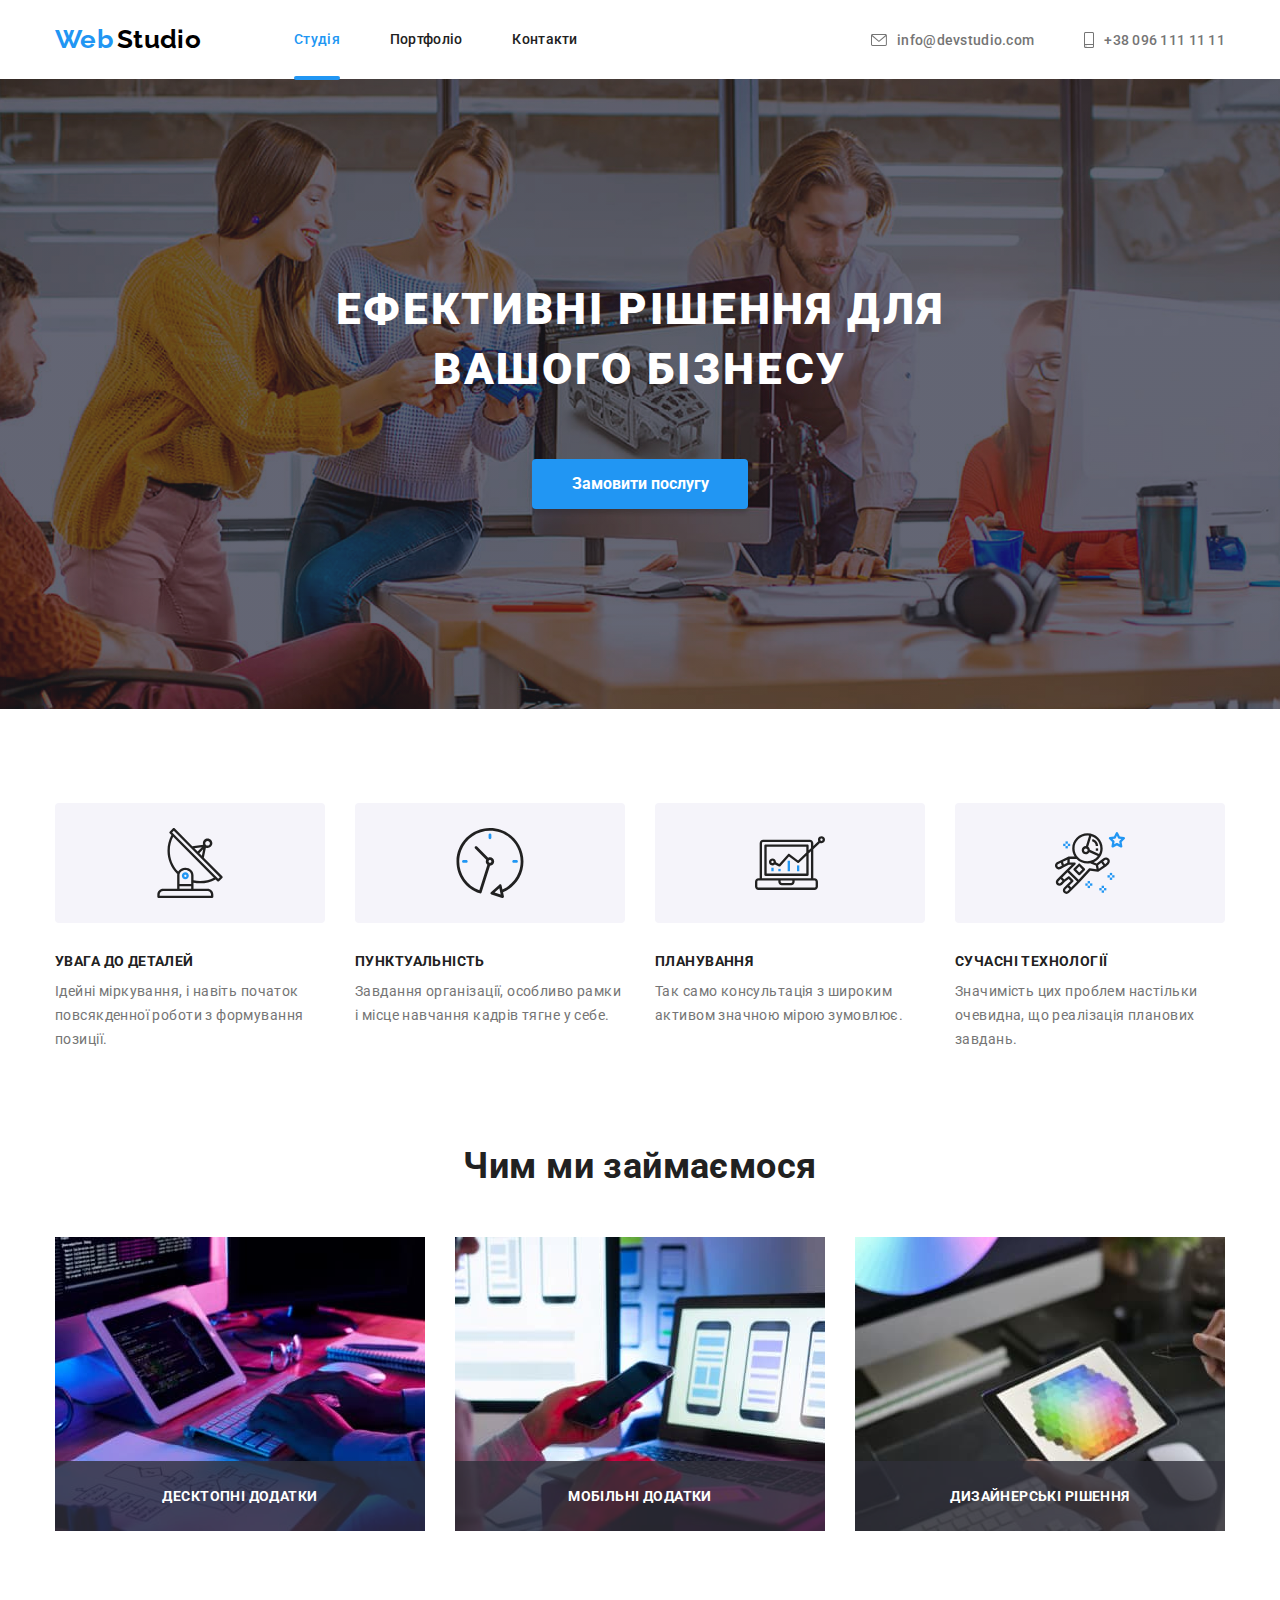
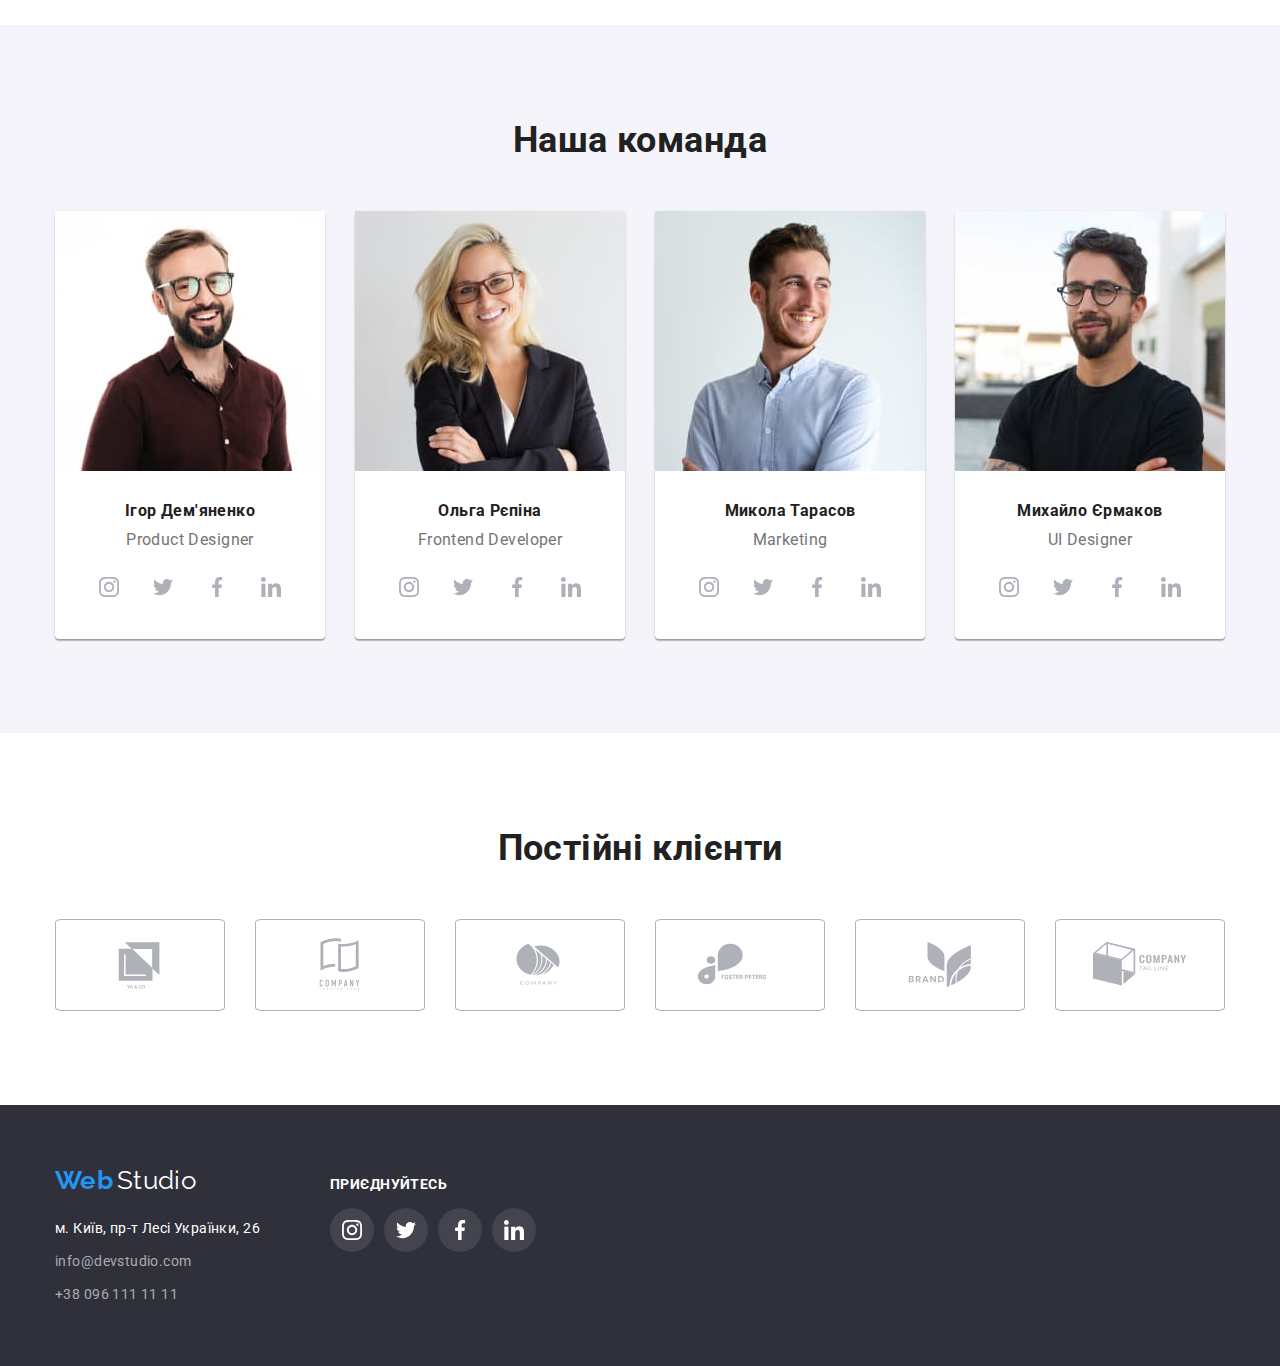
<file: index.html>
<!DOCTYPE html>
<html lang="uk">

<head>
    <meta charset="UTF-8">
    <meta http-equiv="X-UA-Compatible" content="IE=edge">
    <meta name="viewport" content="width=device-width, initial-scale=1.0">
    <title>Студія</title>
    <link rel="preconnect" href="https://fonts.googleapis.com">
    <link rel="preconnect" href="https://fonts.gstatic.com" crossorigin>
    <link
        href="https://fonts.googleapis.com/css2?family=Raleway:wght@700&family=Roboto:wght@400;500;700;900&display=swap"
        rel="stylesheet">
    <link rel="stylesheet"
        href="https://cdnjs.cloudflare.com/ajax/libs/modern-normalize/1.1.0/modern-normalize.min.css" />
    <link rel="stylesheet" href="./css/styles.css">

<body class="body">
    <!--Header-->
    <header class="page-header">

        <div class="container header">
            <nav class="header-nav">
                <a class="header-logo link" href="./index.html">
                    <span class="logo-web">Web</span>
                    <span class="logo-studio">Studio</span></a>
                <ul class="nav-list list">
                    <li class="item active-page">
                        <a class="header-list-link current link" href="./index.html">Студія</a>
                    </li>
                    <li class="item">
                        <a class="header-list-link link" href="./portfolio.html">Портфоліо</a>
                    </li>
                    <li class="item">
                        <a class="header-list-link link" href="./index.html">Контакти</a>
                    </li>
                </ul>
            </nav>

            <ul class="auth-nav list">
                <li class="item">

                    <a class="contact-list header-list-link link" href="mailto:info@devstudio.com">
                        <svg class="contact-icon" width="16" height="12">
                            <use class="contact-link" href="./image/icons.svg#icon-mail"></use>
                        </svg>
                        <span>info@devstudio.com</span>
                    </a>
                </li>
                <li class="item">

                    <a class="contact-list link" href="tel:+380961111111">
                        <svg class="contact-icon" width="10" height="16">
                            <use class="contact-link" href="./image/icons.svg#icon-phone"></use>
                        </svg>
                        <span>+38 096 111 11 11</span>
                    </a>
                </li>
            </ul>
        </div>

    </header>
    <!--Main-->
    <main>
        <!-- Hero -->
        <section class="hero">
            <div class="container">
                <h1 class="title-hero">Ефективні рішення для </br> вашого бізнесу</h1>
                <button class="header-button button" type="button" data-modal-open>Замовити послугу</button>
                <div class="modal-backdrop is-hidden" data-modal>
                    <div class="modal">
                        <div class="close-sign" data-modal-close>
                            <svg class="icon-btn" width="18" height="18">
                                <use href="./image/icons.svg#icon-close-btn"></use>
                            </svg>
                        </div>
                    </div>
                </div>
            </div>
        </section>

        <!-- Details -->
        <!-- Spesials -->
        <section class="section about-details">

            <div class="container">
                <h2 class="visually-hidden">Наші особливості</h2>
                <ul class="details-list list">

                    <li class="item">
                        <div class="special-list">
                            <div class="logo-icons">
                                <svg class="logo-icon" width="70" height="70">
                                    <use class="special-icon" href="./image/icons.svg#icon-antenna"></use>
                                </svg>
                            </div>

                            <h3 class="list-title">УВАГА ДО ДЕТАЛЕЙ</h3>
                            <p class="description-details">Ідейні міркування, і навіть початок повсякденної роботи з
                                формування позиції.</p>
                        </div>
                    </li>


                    <li class="item">
                        <div class="special-list">
                            <div class="logo-icons">
                                <svg class="logo-icon" width="70" height="70">
                                    <use class="special-icon" href="./image/icons.svg#icon-clock"></use>
                                </svg>
                            </div>

                            <h3 class="list-title">ПУНКТУАЛЬНІСТЬ</h3>
                            <p class="description-details">Завдання організації, особливо рамки і місце навчання кадрів
                                тягне у
                                себе.</p>
                        </div>
                    </li>

                    <li class="item">
                        <div class="special-list">
                            <div class="logo-icons">
                                <svg class="logo-icon" width="70" height="70">
                                    <use class="special-icon" href="./image/icons.svg#icon-diagram"></use>
                                </svg>
                            </div>

                            <h3 class="list-title">ПЛАНУВАННЯ</h3>
                            <p class="description-details">Так само консультація з широким активом значною мірою
                                зумовлює.
                            </p>
                        </div>
                    </li>

                    <li class="item">
                        <div class="special-list">
                            <div class="logo-icons">
                                <svg class="logo-icon" width="70" height="70">
                                    <use class="special-icon" href="./image/icons.svg#icon-astronaut"></use>
                                </svg>
                            </div>

                            <h3 class="list-title">СУЧАСНІ ТЕХНОЛОГІЇ</h3>
                            <p class="description-details">Значимість цих проблем настільки очевидна, що реалізація
                                планових
                                завдань.</p>
                        </div>
                    </li>

                </ul>
            </div>

        </section>

        <!-- Employment -->
        <section class="section employment">

            <div class="container  ">
                <h2 class="title-about">Чим ми займаємося</h2>
                <ul class="list list-employment">

                    <li class="item">
                        <img src="./image/img1.jpg" alt="Робота з комп'ютером" width="370">
                        <div class="description-employment">
                            <h3 class="employment-text">Десктопні додатки </h3>
                        </div>
                    </li>
                    <li class="item">
                        <img src="./image/img2.jpg" alt="Робота з телефоном" width="370">
                        <div class="description-employment">
                            <h3 class="employment-text">Мобільні додатки</h3>
                        </div>
                    </li>
                    <li class="item">
                        <img src="./image/img3.jpg" alt="Робота з планшетом" width="370">
                        <div class="description-employment">
                            <h3 class="employment-text">Дизайнерські рішення</h3>
                        </div>
                    </li>

                </ul>
            </div>

        </section>

        <!-- Team -->
        <section class="about-team">

            <div class="container">
                <h2 class="title-about-team">Наша команда</h2>
                <ul class="list team-list">
                    <li class="item">
                        <img class="photo-about-team" src="./image/photo1.jpg"
                            alt="Хлопчина в окулярах з бородою, в коричневій сорочці" width="270">

                        <div class="text-team">
                            <h3 class="team-title">Ігор Дем'яненко</h3>
                            <p class="about-team-title" lang="en">Product Designer</p>

                            <ul class="social-icons list">

                                <li class="social-item">
                                    <a href="" class="social-link link">
                                        <svg class="social-icon" width="20" height="20">
                                            <use href="./image/icons.svg#icon-instagram"></use>
                                        </svg>
                                    </a>
                                </li>

                                <li class="social-item">
                                    <a href="" class="social-link link">
                                        <svg class="social-icon" width="20" height="20">
                                            <use href="./image/icons.svg#icon-twitter"></use>
                                        </svg>
                                    </a>
                                </li>

                                <li class="social-item">
                                    <a href="" class="social-link link">
                                        <svg class="social-icon" width="20" height="20">
                                            <use href="./image/icons.svg#icon-facebook"></use>
                                        </svg>
                                    </a>
                                </li>

                                <li class="social-item">
                                    <a href="" class="social-link link">
                                        <svg class="social-icon" width="20" height="20">
                                            <use href="./image/icons.svg#icon-linkedin"></use>
                                        </svg>
                                    </a>
                                </li>
                            </ul>
                        </div>

                    </li>
                    <li class="item">
                        <img class="photo-about-team" src="./image/photo2.jpg"
                            alt="Блондинка в окулярах та чорному жакеті" width="270">

                        <div class="text-team">
                            <h3 class="team-title">Ольга Рєпіна</h3>
                            <p class="about-team-title" lang="en">Frontend Developer</p>

                            <ul class="social-icons list">

                                <li class="social-item">
                                    <a href="" class="social-link link">
                                        <svg class="social-icon" width="20" height="20">
                                            <use href="./image/icons.svg#icon-instagram"></use>
                                        </svg>
                                    </a>
                                </li>

                                <li class="social-item">
                                    <a href="" class="social-link link">
                                        <svg class="social-icon" width="20" height="20">
                                            <use href="./image/icons.svg#icon-twitter"></use>
                                        </svg>
                                    </a>
                                </li>

                                <li class="social-item">
                                    <a href="" class="social-link link">
                                        <svg class="social-icon" width="20" height="20">
                                            <use href="./image/icons.svg#icon-facebook"></use>
                                        </svg>
                                    </a>
                                </li>

                                <li class="social-item">
                                    <a href="" class="social-link link">
                                        <svg class="social-icon" width="20" height="20">
                                            <use href="./image/icons.svg#icon-linkedin"></use>
                                        </svg>
                                    </a>
                                </li>
                            </ul>
                        </div>
                    </li>
                    <li class="item">
                        <img class="photo-about-team" src="./image/photo3.jpg" alt="Усміхнений хлопчина в білій сорочці"
                            width="270">

                        <div class="text-team">
                            <h3 class="team-title">Микола Тарасов</h3>
                            <p class="about-team-title" lang="en">Marketing</p>

                            <ul class="social-icons list">

                                <li class="social-item">
                                    <a href="" class="social-link link">
                                        <svg class="social-icon" width="20" height="20">
                                            <use href="./image/icons.svg#icon-instagram"></use>
                                        </svg>
                                    </a>
                                </li>

                                <li class="social-item">
                                    <a href="" class="social-link link">
                                        <svg class="social-icon" width="20" height="20">
                                            <use href="./image/icons.svg#icon-twitter"></use>
                                        </svg>
                                    </a>
                                </li>

                                <li class="social-item">
                                    <a href="" class="social-link link">
                                        <svg class="social-icon" width="20" height="20">
                                            <use href="./image/icons.svg#icon-facebook"></use>
                                        </svg>
                                    </a>
                                </li>

                                <li class="social-item">
                                    <a href="" class="social-link link">
                                        <svg class="social-icon" width="20" height="20">
                                            <use href="./image/icons.svg#icon-linkedin"></use>
                                        </svg>
                                    </a>
                                </li>
                            </ul>
                        </div>
                    </li>
                    <li class="item">
                        <img class="photo-about-team" src="./image/photo4.jpg"
                            alt="Хлопчина в окулярах та чорній футболці" width="270">

                        <div class="text-team">
                            <h3 class="team-title">Михайло Єрмаков</h3>
                            <p class="about-team-title" lang="en">UI Designer</p>

                            <ul class="social-icons list">

                                <li class="social-item">
                                    <a href="" class="social-link link">
                                        <svg class="social-icon" width="20" height="20">
                                            <use href="./image/icons.svg#icon-instagram"></use>
                                        </svg>
                                    </a>
                                </li>

                                <li class="social-item">
                                    <a href="" class="social-link link">
                                        <svg class="social-icon" width="20" height="20">
                                            <use href="./image/icons.svg#icon-twitter"></use>
                                        </svg>
                                    </a>
                                </li>

                                <li class="social-item">
                                    <a href="" class="social-link link">
                                        <svg class="social-icon" width="20" height="20">
                                            <use href="./image/icons.svg#icon-facebook"></use>
                                        </svg>
                                    </a>
                                </li>

                                <li class="social-item">
                                    <a href="" class="social-link link">
                                        <svg class="social-icon" width="20" height="20">
                                            <use href="./image/icons.svg#icon-linkedin"></use>
                                        </svg>
                                    </a>
                                </li>
                            </ul>
                        </div>
                    </li>
                </ul>
            </div>

        </section>

        <!-- Clients -->
        <section class="clients">
            <div class="container clients-icons ">

                <h2 class="client-title">Постійні клієнти</h2>

                <ul class="client-list list">

                    <li class="client-item">
                        <a href="" class="client-link link">
                            <svg class="client-icon" width="106" height="60">
                                <use href="./image/icons.svg#icon-ya-co"></use>
                            </svg>
                        </a>
                    </li>

                    <li class="client-item">
                        <a href="" class="client-link link">
                            <svg class="client-icon" width="106" height="60">
                                <use href="./image/icons.svg#icon-tagline-here"></use>
                            </svg>
                        </a>
                    </li>

                    <li class="client-item">
                        <a href="" class="client-link link">
                            <svg class="client-icon" width="106" height="60">
                                <use href="./image/icons.svg#icon-company"></use>
                            </svg>
                        </a>
                    </li>

                    <li class="client-item">
                        <a href="" class="client-link link">
                            <svg class="client-icon" width="106" height="60">
                                <use href="./image/icons.svg#icon-foster-peters"></use>
                            </svg>
                        </a>
                    </li>

                    <li class="client-item">
                        <a href="" class="client-link link">
                            <svg class="client-icon" width="106" height="60">
                                <use href="./image/icons.svg#icon-brand"></use>
                            </svg>
                        </a>
                    </li>

                    <li class="client-item">
                        <a href="" class="client-link link">
                            <svg class="client-icon" width="106" height="60">
                                <use href="./image/icons.svg#icon-tag-line"></use>
                            </svg>
                        </a>
                    </li>

                </ul>
            </div>
        </section>
    </main>

    <footer class="footer">
        <div class="container">
            <div>
                <a class="footer-logo link" href="./index.html">
                    <span class="logo-web">Web</span>
                    <span class="foter-studio">Studio</span></a>

                <address class="address">
                    <ul class="list address">

                        <li>
                            <a class="adress-list link" href="https://goo.gl/maps/zooYpdzWJt4bHRCt7" target="_blank"
                                rel="noopener noreferrer nofollow">м. Київ, пр-т Лесі Українки, 26</a>
                        </li>

                        <li>
                            <a class="adress-contact-list mail link"
                                href="mailto:info@devstudio.com">info@devstudio.com</a>
                        </li>
                        <li>
                            <a class="adress-contact-list link" href="tel:+380961111111">+38 096 111 11 11</a>
                        </li>
                    </ul>

                </address>
            </div>
            <div class="footer-icons">
                <h3 class="title-icons">Приєднуйтесь</h3>

                <ul class="social-icons list">

                    <li class="social-item">
                        <a href="" class="social-link link">
                            <svg class="social-icon" width="20" height="20">
                                <use href="./image/icons.svg#icon-instagram"></use>
                            </svg>
                        </a>
                    </li>

                    <li class="social-item">
                        <a href="" class="social-link link">
                            <svg class="social-icon" width="20" height="20">
                                <use href="./image/icons.svg#icon-twitter"></use>
                            </svg>
                        </a>
                    </li>

                    <li class="social-item">
                        <a href="" class="social-link link">
                            <svg class="social-icon" width="20" height="20">
                                <use href="./image/icons.svg#icon-facebook"></use>
                            </svg>
                        </a>
                    </li>

                    <li class="social-item">
                        <a href="" class="social-link link">
                            <svg class="social-icon" width="20" height="20">
                                <use href="./image/icons.svg#icon-linkedin"></use>
                            </svg>
                        </a>
                    </li>
                </ul>
            </div>
        </div>

    </footer>

    <script src="./js/modal.js"></script>
</body>

</html>
</file>
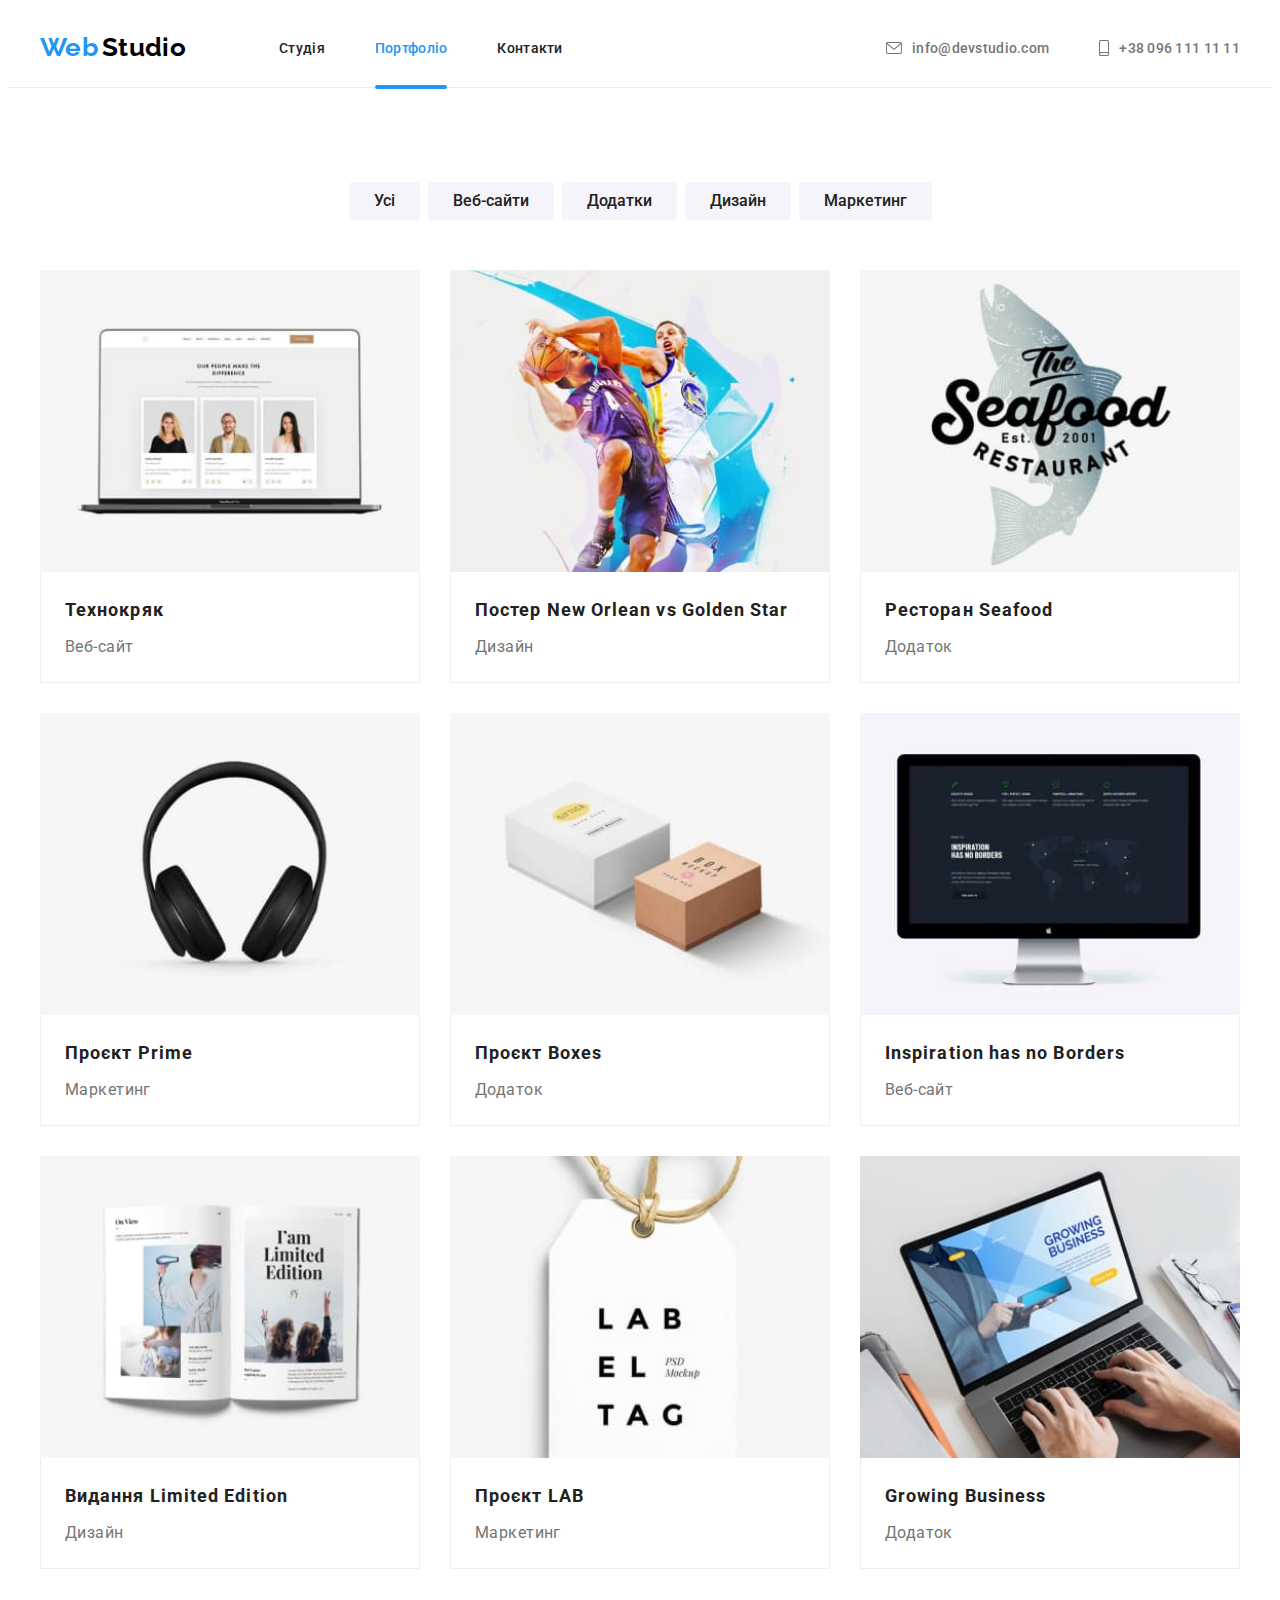
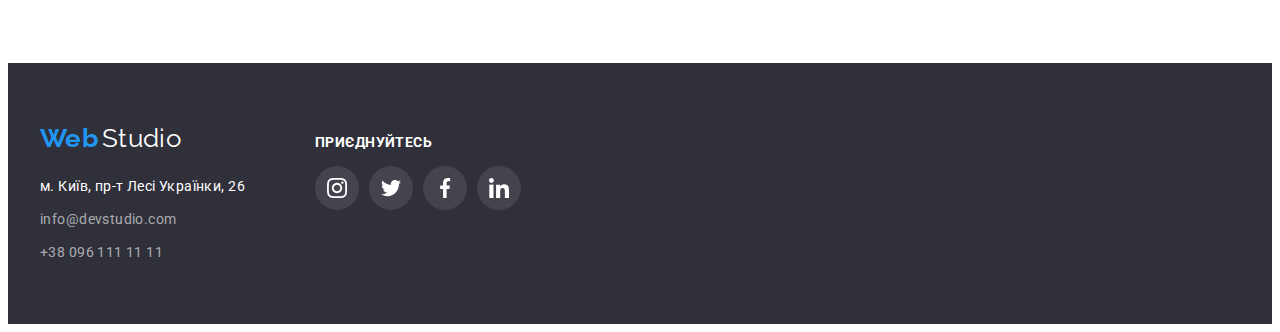
<file: portfolio.html>
<!DOCTYPE html>
<html lang="uk">

<head>
    <meta charset="UTF-8">
    <meta http-equiv="X-UA-Compatible" content="IE=edge">
    <meta name="viewport" content="width=device-width, initial-scale=1.0">
    <title>Портфоліо</title>
    <link rel="preconnect" href="https://fonts.googleapis.com">
    <link rel="preconnect" href="https://fonts.gstatic.com" crossorigin>
    <link
        href="https://fonts.googleapis.com/css2?family=Raleway:wght@700&family=Roboto:wght@400;500;700;900&display=swap"
        rel="stylesheet">
    <link rel="stylesheet" href="./css/styles.css">
</head>

<body>
    <header class="page-header portfolio-border">

        <div class="container header">
            <nav class="header-nav">
                <a class="header-logo link" href="./index.html">
                    <span class="logo-web">Web</span>
                    <span class="logo-studio">Studio</span></a>
                <ul class="nav-list list">
                    <li class="item active-page">
                        <a class="header-list-link link" href="./index.html">Студія</a>
                    </li>
                    <li class="item">
                        <a class="header-list-link current link" href="./portfolio.html">Портфоліо</a>
                    </li>
                    <li class="item">
                        <a class="header-list-link link" href="./index.html">Контакти</a>
                    </li>
                </ul>
            </nav>

            <ul class="auth-nav list">
                <li class="item">

                    <a class="contact-list header-list-link link" href="mailto:info@devstudio.com">
                        <svg class="contact-icon" width="16" height="12">
                            <use class="contact-link" href="./image/icons.svg#icon-mail"></use>
                        </svg>
                        <span>info@devstudio.com</span>
                    </a>
                </li>
                <li class="item">

                    <a class="contact-list link" href="tel:+380961111111">
                        <svg class="contact-icon" width="10" height="16">
                            <use class="contact-link" href="./image/icons.svg#icon-phone"></use>
                        </svg>
                        <span>+38 096 111 11 11</span>
                    </a>
                </li>
            </ul>
        </div>
    </header>
    <main>
        <section class="section-proect">

            <div class="container">
                <ul class="menu-btn list">

                    <li class="item"><button class="btn btn-active item-btn" type="button">Усі</button></li>
                    <li class="item"><button class="btn btn-active item-btn" type="button">Веб-сайти</button></li>
                    <li class="item"><button class="btn btn-active item-btn" type="button">Додатки</button></li>
                    <li class="item"><button class="btn btn-active item-btn" type="button">Дизайн</button></li>
                    <li class="item"><button class="btn btn-active item-btn" type="button">Маркетинг</button></li>

                </ul>


                <!-- Proects -->
                <ul class="list proect-list">
                    <li class="item">
                        <a class="project-card link" href="">

                            <div class="overley">
                                <img src="./image/website.jpg" alt="Технокряк.Веб-сайт" width="270">

                                <p class="text-overley">
                                    Ресурс пропонує комплексні пропозиції з різним рівнем функціоналу та сервісів. Все
                                    це
                                    дозволить відвідувачу отримати вичерпні відомості про компанію чи приватну особу.
                                </p>
                            </div>


                            <div class="title-project">
                                <h3 class="title-proect">Технокряк</h3>
                                <p class="about-proect">Веб-сайт</p>
                            </div>
                        </a>
                    </li>
                    <li class="item">
                        <a class="project-card link" href="">
                            <div class="overley">
                                <img src="./image/poster.jpg" alt="Постер New Orlean vs Golden Star.Дизайн" width="270">

                                <p class="text-overley">
                                    Ресурс пропонує комплексні пропозиції з різним рівнем функціоналу та сервісів. Все
                                    це
                                    дозволить відвідувачу отримати вичерпні відомості про компанію чи приватну особу.
                                </p>
                            </div>

                            <div class="title-project">
                                <h3 class="title-proect">Постер New Orlean vs Golden Star</h3>
                                <p class="about-proect">Дизайн</p>
                            </div>
                        </a>
                    </li>
                    <li class="item">
                        <a class="project-card link" href="">
                            <div class="overley">
                                <img class="" src="./image/rectaurant.jpg" alt="Ресторан Seafood.Додаток" width="270">

                                <p class="text-overley">
                                    Ресурс пропонує комплексні пропозиції з різним рівнем функціоналу та сервісів. Все
                                    це
                                    дозволить відвідувачу отримати вичерпні відомості про компанію чи приватну особу.
                                </p>
                            </div>


                            <div class="title-project">
                                <h3 class="title-proect">Ресторан Seafood</h3>
                                <p class="about-proect">Додаток</p>
                            </div>
                        </a>
                    </li>
                    <li class="item">
                        <a class="project-card link" href="">
                            <div class="overley">
                                <img src="./image/proectp.jpg" alt="Проєкт Prime.Маркетинг" width="270">

                                <p class="text-overley">
                                    Ресурс пропонує комплексні пропозиції з різним рівнем функціоналу та сервісів. Все
                                    це
                                    дозволить відвідувачу отримати вичерпні відомості про компанію чи приватну особу.
                                </p>
                            </div>


                            <div class="title-project">
                                <h3 class="title-proect">Проєкт Prime</h3>
                                <p class="about-proect">Маркетинг</p>
                            </div>
                        </a>
                    </li>
                    <li class="item">
                        <a class="project-card link" href="">
                            <div class="overley">
                                <img src="./image/proectb.jpg" alt="Проєкт Boxes.Додаток" width="270">

                                <p class="text-overley">
                                    Ресурс пропонує комплексні пропозиції з різним рівнем функціоналу та сервісів. Все
                                    це
                                    дозволить відвідувачу отримати вичерпні відомості про компанію чи приватну особу.
                                </p>
                            </div>


                            <div class="title-project">
                                <h3 class="title-proect">Проєкт Boxes</h3>
                                <p class="about-proect">Додаток</p>
                            </div>
                        </a>
                    </li>
                    <li class="item">
                        <a class="project-card link" href="">
                            <div class="overley">
                                <img src="./image/border.jpg" alt="Inspiration has no Borders.Веб-сайт" width="270">

                                <p class="text-overley">
                                    Ресурс пропонує комплексні пропозиції з різним рівнем функціоналу та сервісів. Все
                                    це
                                    дозволить відвідувачу отримати вичерпні відомості про компанію чи приватну особу.
                                </p>
                            </div>


                            <div class="title-project">
                                <h3 class="title-proect">Inspiration has no Borders</h3>
                                <p class="about-proect">Веб-сайт</p>
                            </div>
                        </a>
                    </li>
                    <li class="item">
                        <a class="project-card link" href="">
                            <div class="overley">
                                <img src="./image/limited.jpg" alt="Видання Limited Edition.Дизайн" width="270">

                                <p class="text-overley">
                                    Ресурс пропонує комплексні пропозиції з різним рівнем функціоналу та сервісів. Все
                                    це
                                    дозволить відвідувачу отримати вичерпні відомості про компанію чи приватну особу.
                                </p>
                            </div>


                            <div class="title-project">
                                <h3 class="title-proect">Видання Limited Edition</h3>
                                <p class="about-proect">Дизайн</p>
                            </div>
                        </a>
                    </li>
                    <li class="item">
                        <a class="project-card link" href="">
                            <div class="overley">
                                <img src="./image/lab.jpg" alt="Проєкт LAB.Маркетинг" width="270">


                                <p class="text-overley">
                                    Ресурс пропонує комплексні пропозиції з різним рівнем функціоналу та сервісів. Все
                                    це
                                    дозволить відвідувачу отримати вичерпні відомості про компанію чи приватну особу.
                                </p>
                            </div>

                            <div class="title-project">
                                <h3 class="title-proect">Проєкт LAB</h3>
                                <p class="about-proect">Маркетинг</p>
                            </div>
                        </a>
                    </li>
                    <li class="item">
                        <a class="project-card link" href="">
                            <div class="overley">
                                <img src="./image/bisiness.jpg" alt="Growing Business.Додаток" width="270">

                                <p class="text-overley">
                                    Ресурс пропонує комплексні пропозиції з різним рівнем функціоналу та сервісів. Все
                                    це
                                    дозволить відвідувачу отримати вичерпні відомості про компанію чи приватну особу.
                                </p>
                            </div>

                            <div class="title-project">
                                <h3 class="title-proect">Growing Business</h3>
                                <p class="about-proect">Додаток</p>
                            </div>
                        </a>
                    </li>
                </ul>
            </div>
        </section>
    </main>
    <footer class="footer">
        <div class="container">
            <div>
                <a class="footer-logo link" href="./index.html">
                    <span class="logo-web">Web</span>
                    <span class="foter-studio">Studio</span></a>

                <address class="address">
                    <ul class="list address">

                        <li>
                            <a class="adress-list link" href="https://goo.gl/maps/zooYpdzWJt4bHRCt7" target="_blank"
                                rel="noopener noreferrer nofollow">м. Київ, пр-т Лесі Українки, 26</a>
                        </li>

                        <li>
                            <a class="adress-contact-list mail link"
                                href="mailto:info@devstudio.com">info@devstudio.com</a>
                        </li>
                        <li>
                            <a class="adress-contact-list link" href="tel:+380961111111">+38 096 111 11 11</a>
                        </li>
                    </ul>

                </address>
            </div>
            <div class="footer-icons">
                <h3 class="title-icons">Приєднуйтесь</h3>

                <ul class="social-icons list">

                    <li class="social-item">
                        <a href="" class="social-link link">
                            <svg class="social-icon" width="20" height="20">
                                <use href="./image/icons.svg#icon-instagram"></use>
                            </svg>
                        </a>
                    </li>

                    <li class="social-item">
                        <a href="" class="social-link link">
                            <svg class="social-icon" width="20" height="20">
                                <use href="./image/icons.svg#icon-twitter"></use>
                            </svg>
                        </a>
                    </li>

                    <li class="social-item">
                        <a href="" class="social-link link">
                            <svg class="social-icon" width="20" height="20">
                                <use href="./image/icons.svg#icon-facebook"></use>
                            </svg>
                        </a>
                    </li>

                    <li class="social-item">
                        <a href="" class="social-link link">
                            <svg class="social-icon" width="20" height="20">
                                <use href="./image/icons.svg#icon-linkedin"></use>
                            </svg>
                        </a>
                    </li>
                </ul>
            </div>
        </div>

    </footer>
</body>

</html>
</file>
<file: css/styles.css>
/* General styles */

:root {
  --color-background-title: #ffffff;
  --color-text: #212121;
  --color-logo-header-hover: #2196f3;
  --color-focus: #188ce8;
  --color-line-down-head: #ececec;
  --color-logo-studio: #000000;
  --color-mailto-tel-details: #757575;
  --color-background-hero-footer: #2f303a;
  --color-title-hero: #ffffff;
  --color-section-team: #f5f4fa;
  --color-details-about: #f5f5f5;
}

.container {
  width: 1200px;
  padding-left: 15px;
  padding-right: 15px;
  margin-left: auto;
  margin-right: auto;
  /* outline: 1px solid red; */
}

h1,
h2,
h3,
ul,
p {
  margin-top: 0;
  margin-bottom: 0;
}

* {
  padding: 0;
}

body {

  font-family: "Roboto", sans-serif;
  background: var(--color-background-title);
  font-size: 14px;
  letter-spacing: 0.03em;
}

.link {
  text-decoration: none;
}

.list {
  list-style: none;
}

/* Header */

.page-header {
  margin-bottom: 0;

}

.portfolio-border {
  border-bottom: 1px solid #ececec;
}

.header {
  display: flex;
  align-items: center;
}


.auth-nav {
  display: flex;
  margin-left: auto;
}

.header-logo {
  padding: 24px 0;
  margin-right: 93px;
}

.nav-list,
.header-nav {
  display: flex;
  align-items: center;
}

.nav-list .item:not(:first-child) {
  margin-left: 50px;
}

.auth-nav .item:not(:first-child) {
  margin-left: 50px;
}

.logo-web {
  font-family: "Raleway";
  font-weight: 700;
  font-size: 26px;
  line-height: calc(31 / 26);
  color: var(--color-logo-header-hover);
}

.logo-studio {
  font-family: "Raleway";
  font-weight: 700;
  font-size: 26px;
  line-height: calc(31 / 26);
  color: var(--color-logo-studio);
}

.header-list-link {
  font-weight: 500;
  line-height: calc(16 / 14);
  letter-spacing: 0.02em;
  color: var(--color-text);
 
  transition-property: color;
  transition-duration: 250ms;
  transition-timing-function: cubic-bezier(0.4, 0, 0.2, 1);
}

.contact-list {
  font-weight: 500;
  line-height: calc(16 / 14);
  letter-spacing: 0.02em;
  color: var(--color-mailto-tel-details);

  transition-property: color;
  transition-duration: 250ms;
  transition-timing-function: cubic-bezier(0.4, 0, 0.2, 1);
}

.header-list-link:hover,
.header-list-link:focus {
  color: var(--color-logo-header-hover);
}

.nav-list .current {
  color: var(--color-logo-header-hover);
}

.nav-list a:hover,
.nav-list a:focus,
.auth-nav a:hover,
.auth-nav a:focus {
  color: var(--color-logo-header-hover);
}

.auth-nav .contact-list {
  display: flex;
  align-items: center;
}

.auth-nav .contact-icon {
  margin-right: 10px;
  fill: currentColor;
}

.header-list-link {
  position: relative;
}

.nav-list .current::after {
  opacity: 1;
}

.nav-list .current::after {
  content: " ";
  position: absolute;
  width: 100%;
  height: 4px;
  top: 45px;
  bottom: 0;
  left: 0;

  background: #2196F3;
  border-radius: 2px;
}

.current::after:hover .current::after:focus {
  background: #2196F3;
}



/* Main */

.hero {
  background: #C4C4C4;
  padding-top: 200px;
  padding-bottom: 200px;
  margin-top: 0;
  text-align: center;

  background-image: linear-gradient(to right, rgba(47, 48, 58, 0.4),
      rgba(47, 48, 58, 0.4)), url(../image/hero-bg.jpg);
  background-repeat: no-repeat;
  background-position: center;
  margin-right: auto;
  margin-left: auto;
  background-size: cover;
  max-width: 1600px;
}


.title-hero {
  font-weight: 900;
  font-size: 44px;
  line-height: calc(60 / 44);
  color: var(--color-background-title);
  text-align: center;
  letter-spacing: 0.06em;
  text-transform: uppercase;
  margin-bottom: 60px;

}

.button {
  display: inline;
  margin-left: auto;
  margin-right: auto;
  justify-content: center;

  font-family: inherit;
  font-weight: 700;
  font-size: 16px;
  line-height: calc(30 / 16);
  color: var(--color-background-title);
  cursor: pointer;
  width: 216px;
  height: 50px;
  border-radius: 4px;
  border: none;
}

.header-button {
  background-color: var(--color-logo-header-hover);
  box-shadow: 0px 4px 4px rgba(0, 0, 0, 0.15);
  transition-property: background-color;
  transition-duration: 250ms;
  transition-timing-function: cubic-bezier(0.4, 0, 0.2, 1);
}

.header-button:hover,
.header-button:focus {
  background-color: var(--color-focus);
}

/* Spesials */

.visually-hidden {
  position: absolute;
  white-space: nowrap;
  width: 1px;
  height: 1px;
  overflow: hidden;
  border: 0;
  padding: 0;
  clip: rect(0 0 0 0);
  clip-path: inset(50%);
  margin: -1px;
}


.about-details {
  background: var(--color-details);
  padding-top: 94px;
}

.list-title {
  font-size: 14px;
  line-height: 16px;
  text-transform: uppercase;
  color: var(--color-text);

  margin-bottom: 10px;
}

.details-list {
  display: flex;
}

.details-list>.item:not(:last-child) {
  margin-right: 30px;
}

.details-list>.item {
  width: calc((100%-120px) / 4);
}

.description-details {
  line-height: calc(24 / 14);
  color: var(--color-mailto-tel-details);
}

/* spesial-icons */

.logo-icons {
  background-color: var(--color-section-team);
  width: 270px;
  height: 120px;
  margin-bottom: 30px;
  display: flex;
  justify-content: center;
  align-items: center;
  border-radius: 4px;
}

.special-icon {
  margin-left: auto;
  margin-right: auto;
}

/* Employment */

.employment {
  background: var(--color-background-title);
  padding: 94px 0;
}

.title-about {
  font-size: 36px;
  line-height: calc(42 / 36);
  color: var(--color-text);
  text-align: center;
  margin-bottom: 50px;
}

.list-employment {
  display: flex;
}

img {
  display: block;
}

.list-employment>.item:not(:last-child) {
  margin-right: 30px;
}

.list-employment>.item {
  width: 370px;
}

.list-employment .item {
  position: relative;
}

.description-employment {
  width: 370px;
  height: 70px;
  background-color: rgba(47, 48, 58, 80%);
  position: absolute;
  bottom: 0;
}

.employment-text {
  padding-top: 27px;
  font-size: 14px;
  line-height: 16px;
  text-align: center;
  text-transform: uppercase;
  color: var(--color-title-hero);
}

/* Team */

.about-team {
  padding: 94px 0;
  background: var(--color-section-team);
}

.title-about-team {
  font-size: 36px;
  line-height: calc(42 / 36);
  color: var(--color-text);
  text-align: center;
  margin: 0;
  margin-bottom: 50px;
}

.team-title {
  font-size: 16px;
  line-height: calc(19 / 16);
  color: var(--color-text);
  margin: 0px;
  margin-bottom: 10px;
}

.about-team-title {
  font-size: 16px;
  line-height: calc(19 / 16);
  color: var(--color-mailto-tel-details);

}

.team-list {
  display: flex;
  padding-left: 0px;
  justify-content: space-between;
  list-style: none;
  margin: 0px;
}

.team-list>li {
  background-color: var(--color-background-title);
  border-radius: 4px;
  margin-left: 30px;
}

.text-team {
  text-align: center;
  padding: 30px;

}

.team-list .item {
  width: 270px;
  border-radius: 0, 0, 4px, 4px;
  box-shadow: 0px 1px 3px rgba(0, 0, 0, 0.12), 0px 1px 1px rgba(0, 0, 0, 0.14), 0px 2px 1px rgba(0, 0, 0, 0.2);
  padding: 0px;
  margin-left: 0px;
}

.team-item:not(:first-child) {
  padding: 0px;
  margin-left: 30px;
}

/* icons */

.team-list .social-icons {
  display: flex;
  justify-content: center;
  margin-top: 16px;

}

.team-list .social-item {
  width: 44px;
  height: 44px;
  margin-right: 10px;
}

.team-list .social-item:last-child {
  margin-right: 0;
}

.team-list .social-link {
  width: 100%;
  height: 100%;
  display: flex;
  align-items: center;
  justify-content: center;
  background-color: var(--color-background-title);
  border-radius: 50%;
  color: #AFB1B8;

  transition-property: background-color;
  transition-duration: 250ms;
  transition-timing-function: cubic-bezier(0.4, 0, 0.2, 1);
}

.social-link:hover,
.social-link:focus {
  background-color: var(--color-logo-header-hover);
}

.social-link:hover .social-icon,
.social-link:focus .social-icon {
  fill: #ffffff;
  transition: fill 250ms cubic-bezier(0.4, 0, 0.2, 1);
}


.team-list .social-icon {
  fill: currentColor;
}

/* Clients icons */

.clients {
  padding: 94px 0;
}

.client-list {
  display: flex;
}

.client-title {
  font-size: 36px;
  line-height: 42px;
  text-align: center;
  color: var(--color-text);
  margin-bottom: 50px;
}

.client-link {
  width: 170px;
  height: 92px;
  color: #AFB1B8;
  border: 1px solid #AFB1B8;
  border-radius: 4%;
  display: flex;
  align-items: center;
  justify-content: center;
  outline: none;

  transition-property: color;
  transition-duration: 250ms;
  transition-timing-function: cubic-bezier(0.4, 0, 0.2, 1);
}

.client-icon {
  fill: currentColor;
}

.client-link:hover,
.client-link:focus {
  border-color: #2196f3;
  color: #2196f3;
}

.client-item:not(:last-child) {
  margin-right: 30px;
}

/* Footer */

footer {
  padding: 60px 0;
  background: var(--color-background-hero-footer);
}

.footer-logo {
  display: block;
  margin-bottom: 20px;
}

.foter-studio {
  font-family: "Raleway";
  font-size: 26px;
  line-height: calc(31 / 26);
  color: var(--color-background-title);
}

.address .adress-list {
  display: block;
  font-style: normal;
  color: var(--color-background-title);
  line-height: calc(24 / 14);
  margin-bottom: 9px;
}

.mail {
  display: block;
  margin-bottom: 9px;
}

.adress-contact-list {
  font-style: normal;
  line-height: calc(24 / 14);
  color: rgba(255, 255, 255, 0.6);
}

/* Footer-icons */

.footer .container {
  display: flex;
  align-items: baseline;

}

.footer-icons {
  margin-left: 70px;
}

.title-icons {
  font-style: normal;
  font-size: 14px;
  line-height: 16px;
  text-transform: uppercase;
  color: var(--color-background-title)
}

.footer-icons .social-icons {
  display: flex;
  margin-top: 16px;
}

.footer-icons .social-item {
  width: 44px;
  height: 44px;
  margin-right: 10px;
}

.footer-icons .social-item:last-child {
  margin-right: 0;
}

.footer-icons .social-link {
  width: 100%;
  height: 100%;
  display: flex;
  align-items: center;
  justify-content: center;
  background-color: rgb(250, 250, 250, 10%);
  border-radius: 50%;
  color: var(--color-background-title);

  transition-property: background-color;
  transition-duration: 250ms;
  transition-timing-function: cubic-bezier(0.4, 0, 0.2, 1);
}

.footer-icons .social-link:hover,
.footer-icons .social-link:focus {
  background-color: var(--color-logo-header-hover);
}

.footer-icons .social-link {
  fill: var(--color-background-title);
}


/* Portfolio */

.menu-btn {
  display: flex;
  justify-content: center;

  margin-bottom: 50px;
}

.menu-btn .item:not(:first-child) {
  margin-left: 8px;
}

.btn {
  font-family: "Roboto";
  font-weight: 500;
  font-size: 16px;
  line-height: calc(26 / 16);
  text-align: center;
  color: var(--color-text);
  cursor: pointer;

  border-radius: 4px;
  background-color: #f5f4fa;
  border: none;
}

.item-btn {
  padding: 6px 25px;
}

.menu-btn .item:not(:first-child) {
  margin-left: 8px;
}

.btn-active:hover,
.btn-active:focus {
  background-color: var(--color-logo-header-hover);
  color: #ffffff;
  box-shadow: 0px 1px 3px 0px rgba(0, 0, 0, 10%),
    0px 2px 1px 0px rgba(0, 0, 0, 8%),
    0px 2px 2px 0px rgba(0, 0, 0, 12%);
  transition: 250ms cubic-bezier(0.4, 0, 0.2, 1) ;
}


/* Proects */

.section-proect {
  padding: 94px 0;
}

.proect-list {
  display: flex;
  flex-wrap: wrap;
  gap: 30px;

  padding: 0;
  margin: 0;
  list-style: none;
}

.proect-list>.item {
  flex-basis: calc((100% - 60px) / 3);
}

img {
  display: block;
  width: 100%;
  height: auto;
}

.title-proect {
  font-size: 18px;
  line-height: calc(36 / 18);
  letter-spacing: 0.06em;
  color: var(--color-text);
  margin-bottom: 4px;
}

.about-proect {
  font-size: 16px;
  line-height: calc(30 / 16);
  color: var(--color-mailto-tel-details);
}

.title-project {
  border-left: 1px solid #eeeeee;
  border-bottom: 1px solid #eeeeee;
  border-right: 1px solid #eeeeee;
  padding: 20px 24px;
  text-align: left;
}

.project-card {
  display: block;
  transition: box-shadow 250ms cubic-bezier(0.4, 0, 0.2, 1);             
}

.project-card:hover,
.project-card:focus {
  box-shadow: 0px 1px 1px rgba(0, 0, 0, 12%),
    0px 4px 4px rgba(0, 0, 0, 6%),
    1px 6px 4px rgba(0, 0, 0, 16%)
}

.overley {
  position: relative;
  overflow: hidden;
}

.text-overley {
  position: absolute;
  padding: 0 24px;
  height: 100%;

  background: rgba(33, 150, 243, 0.9);

  display: flex;
  justify-content: center;
  align-items: center;
  font-size: 18px;
  line-height: 28px;
  color: #FFFFFF;

  text-shadow: 0px 4px 4px rgba(0, 0, 0, 0.25);

  transform: translateY(0);
  transition: transform 750ms cubic-bezier(0.4, 0, 0.2, 1);
}

.proect-list .item:hover .text-overley,
.proect-list .item:focus .text-overley {
  transform: translateY(-100%);
}



/* modal window */

.modal-backdrop {
  position: fixed;
  top: 0;
  bottom: 0;
  left: 0;
  right: 0;
  background: rgba(0, 0, 0, 0.2);
  box-shadow: 0px 4px 4px rgba(0, 0, 0, 0.25);

  z-index: 100;

  transition: opacity 550ms, visibility 550ms;
}

.modal-backdrop.is-hidden .modal {
  transform: rotate(-180deg);
}

.modal {
  position: absolute;
  top: 50%;
  left: 50%;
  transform: translate(-50%, -50%) rotate(0);

  width: 528px;
  height: 581px;

  transition: transform 1000ms cubic-bezier(0.4, 0, 0.2, 1);

  background-color: #ffffff;
  box-shadow: 0px 1px 3px rgba(0, 0, 0, 0.12), 0px 1px 1px rgba(0, 0, 0, 0.14), 0px 2px 1px rgba(0, 0, 0, 0.2);
  border-radius: 4px;
}

.modal .close-sign {
  position: absolute;
  display: flex;
  justify-content: center;
  cursor: pointer;
  align-items: center;
  top: 8px;
  right: 8px;
  width: 30px;
  height: 30px;
  border: 1px solid rgba(0, 0, 0, 0.1);
  border-radius: 50%;
  box-shadow: 0px 4px 4px rgba(0, 0, 0, 0.25);

  transition: transform 250ms cubic-bezier(0.4, 0, 0.2, 1);
}

.icon-btn:hover,
.icon-btn:focus {
  fill: var(--color-logo-header-hover);
  border: 1px solid rgba(0, 0, 0, 0.1);
}

.is-hidden {
  visibility: hidden;
  opacity: 0;
  pointer-events: none;
}
</file>
